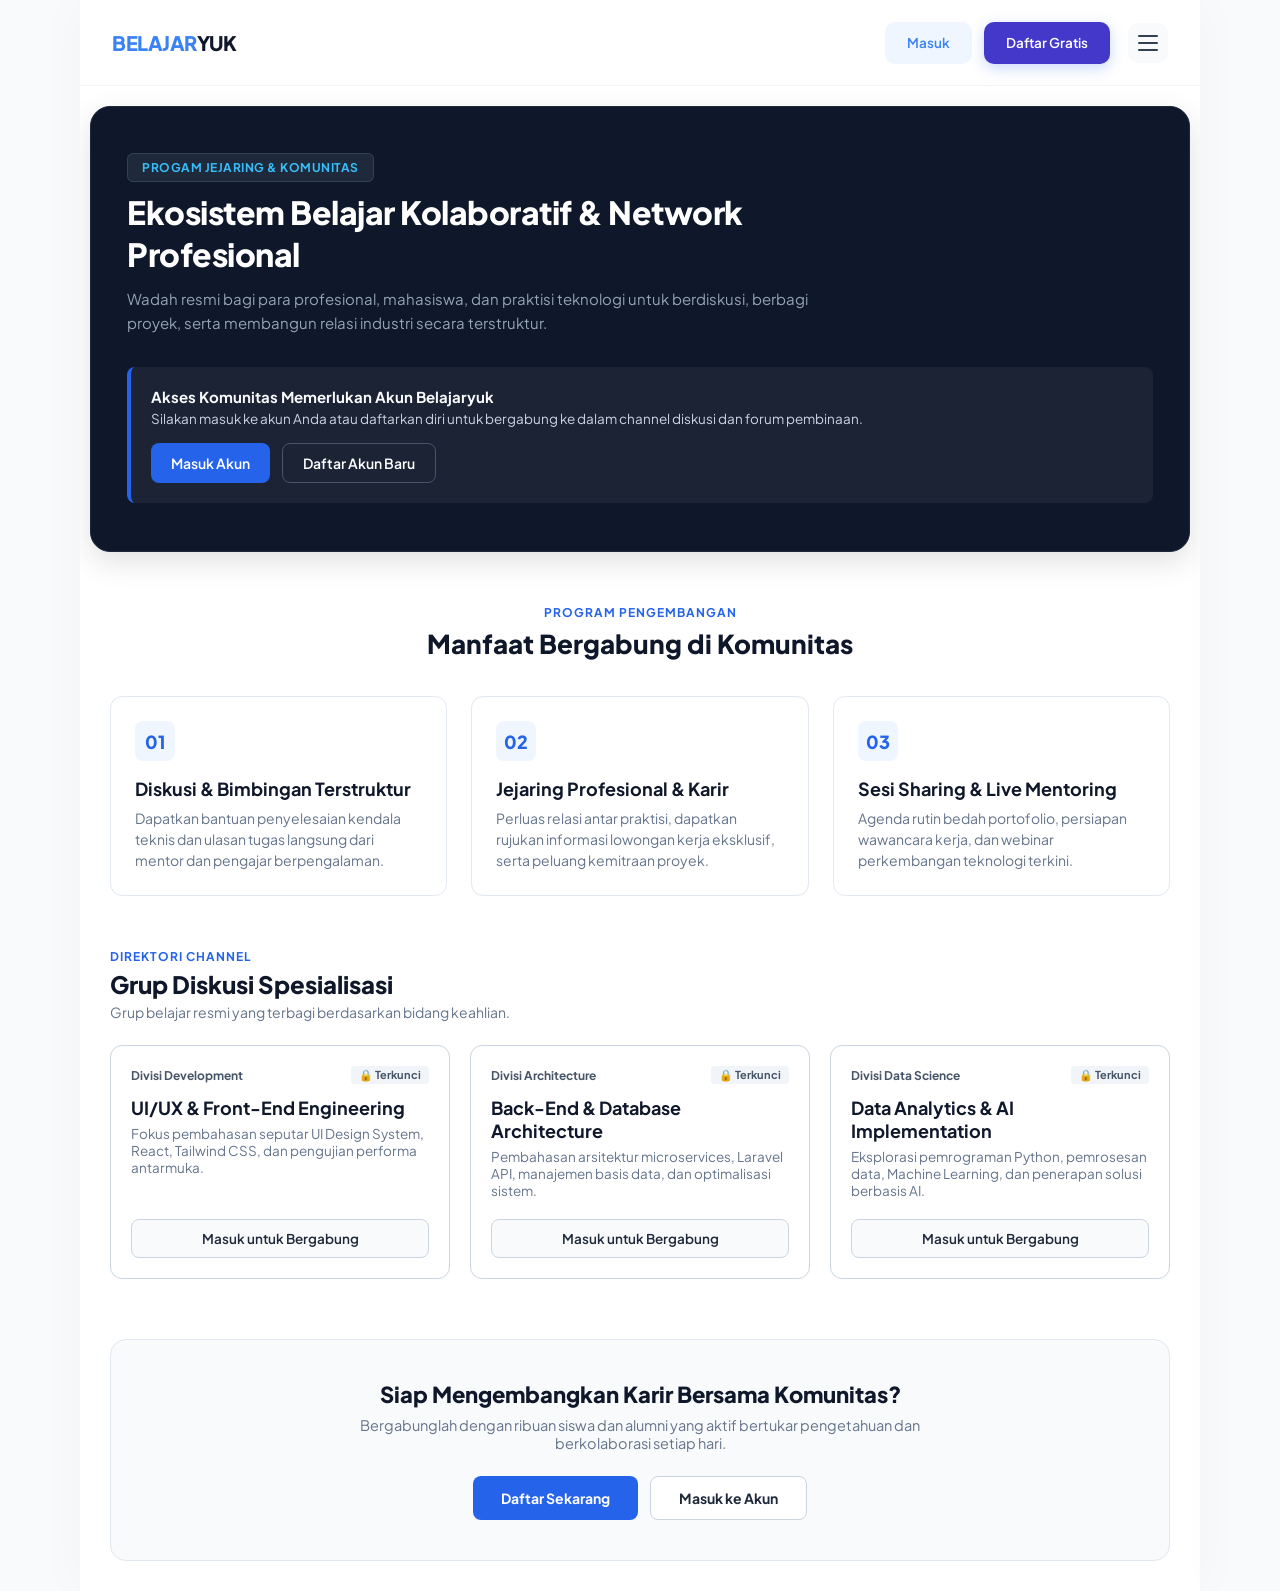
<file: pages/komunitas.html>
<!DOCTYPE html>
<html lang="id">

<head>
    <meta charset="UTF-8">
    <meta name="viewport" content="width=device-width, initial-scale=1.0">
    <title>Komunitas & Jejaring Profesional — Belajaryuk</title>

    <!-- GOOGLE FONTS -->
    <link rel="preconnect" href="https://fonts.googleapis.com">
    <link rel="preconnect" href="https://fonts.gstatic.com" crossorigin>
    <link href="https://fonts.googleapis.com/css2?family=Plus+Jakarta+Sans:wght@400;500;600;700;800&display=swap"
        rel="stylesheet">

    <!-- CSS -->
    <link rel="stylesheet" href="../css/style.css">
</head>

<body>

    <div class="page-wrapper">

        <!-- NAVBAR -->
        <header class="navbar">
            <div class="navbar-container">
                <a href="index.html" class="logo">
                    <span class="logo-accent">BELAJAR</span>YUK
                </a>

                <div class="nav-actions">
                    <a href="../proses/masuk.php" class="btn-login">Masuk</a>
                    <a href="../proses/daftar.php" class="btn-register" style="background:#4338ca;">Daftar Gratis</a>

                    <button class="hamburger" id="hamburgerBtn" onclick="toggleSidebar()" aria-label="Menu Navigasi">
                        <span></span>
                        <span></span>
                        <span></span>
                    </button>
                </div>
            </div>
        </header>

        <!-- OVERLAY -->
        <div class="overlay" id="overlay" onclick="toggleSidebar()"></div>

        <!-- SIDEBAR -->
        <aside class="sidebar" id="sidebar">
            <div class="sidebar-head">
                <span class="sidebar-tag">NAVIGASI</span>
                <h3>Menu Utama</h3>
            </div>

            <nav class="sidebar-nav">
                <a href="index.html">
                    <span>Beranda</span>
                </a>
                <a href="elearning.html">
                    <span>E-Learning</span>
                </a>
                <a href="langganan.html">
                    <span>Langganan & Promo</span>
                </a>
                <a href="komunitas.html" class="active">
                    <span>Grup Komunitas</span>
                </a>
                <a href="bootcamp.html">
                    <span>Bootcamp</span>
                </a>
            </nav>
        </aside>

        <!-- MAIN KONTEN KOMUNITAS FORMAL (GUEST MODE) -->
        <main class="main-content">

            <!-- HERO BANNER FORMAL -->
            <section
                style="background: #0f172a; color: #ffffff; border-radius: 20px; padding: 48px 36px; margin: 20px auto; max-width: 1100px; border: 1px solid #1e293b; box-shadow: 0 10px 30px rgba(0,0,0,0.12);">
                <div style="max-width: 720px;">
                    <span
                        style="background: #1e293b; color: #38bdf8; font-size: 12px; font-weight: 700; padding: 6px 14px; border-radius: 6px; border: 1px solid #334155; letter-spacing: 0.5px;">PROGAM
                        JEJARING & KOMUNITAS</span>
                    <h1
                        style="font-size: 32px; font-weight: 800; margin-top: 16px; line-height: 1.3; letter-spacing: -0.5px;">
                        Ekosistem Belajar Kolaboratif & Network Profesional</h1>
                    <p style="color: #94a3b8; font-size: 15px; margin-top: 12px; line-height: 1.6;">Wadah resmi bagi
                        para profesional, mahasiswa, dan praktisi teknologi untuk berdiskusi, berbagi proyek, serta
                        membangun relasi industri secara terstruktur.</p>
                </div>

                <!-- FORMAL ALERT BANNER FOR GUEST -->
                <div
                    style="margin-top: 32px; background: rgba(255,255,255,0.05); border-left: 4px solid #2563eb; padding: 20px; border-radius: 8px; display: flex; flex-wrap: wrap; justify-content: space-between; align-items: center; gap: 16px;">
                    <div>
                        <h4 style="font-size: 15px; color: #f8fafc; font-weight: 700;">Akses Komunitas Memerlukan Akun
                            Belajaryuk</h4>
                        <p style="color: #cbd5e1; font-size: 13.5px; margin-top: 4px;">Silakan masuk ke akun Anda atau
                            daftarkan diri untuk bergabung ke dalam channel diskusi dan forum pembinaan.</p>
                    </div>
                    <div style="display: flex; gap: 12px;">
                        <button onclick="openModal('Masuk ke Akun')"
                            style="background: #2563eb; color: #fff; border: none; padding: 10px 20px; border-radius: 8px; font-weight: 600; font-size: 14px; cursor: pointer;">Masuk
                            Akun</button>
                        <button onclick="openModal('Daftar Akun Gratis')"
                            style="background: transparent; color: #fff; border: 1px solid #475569; padding: 10px 20px; border-radius: 8px; font-weight: 600; font-size: 14px; cursor: pointer;">Daftar
                            Akun Baru</button>
                    </div>
                </div>
            </section>


            <!-- SECTION 1: MANFAAT KOMUNITAS / PROGRAM PEMBINAAN -->
            <section style="max-width: 1100px; margin: 48px auto 20px; padding: 0 20px;">
                <div style="text-align: center; margin-bottom: 36px;">
                    <span
                        style="color: #2563eb; font-weight: 700; font-size: 12px; letter-spacing: 1px; text-transform: uppercase;">PROGRAM
                        PENGEMBANGAN</span>
                    <h2 style="font-size: 26px; color: #0f172a; margin-top: 6px; font-weight: 800;">Manfaat Bergabung di
                        Komunitas</h2>
                </div>

                <div style="display: grid; grid-template-columns: repeat(auto-fit, minmax(300px, 1fr)); gap: 24px;">

                    <div style="background: #ffffff; border: 1px solid #e2e8f0; border-radius: 12px; padding: 24px;">
                        <div
                            style="width: 40px; height: 40px; background: #eff6ff; color: #2563eb; border-radius: 8px; display: flex; align-items: center; justify-content: center; font-weight: 800; font-size: 18px; margin-bottom: 16px;">
                            01</div>
                        <h3 style="font-size: 18px; color: #0f172a; font-weight: 700;">Diskusi & Bimbingan Terstruktur
                        </h3>
                        <p style="color: #64748b; font-size: 14px; margin-top: 8px; line-height: 1.5;">Dapatkan bantuan
                            penyelesaian kendala teknis dan ulasan tugas langsung dari mentor dan pengajar
                            berpengalaman.</p>
                    </div>

                    <div style="background: #ffffff; border: 1px solid #e2e8f0; border-radius: 12px; padding: 24px;">
                        <div
                            style="width: 40px; height: 40px; background: #eff6ff; color: #2563eb; border-radius: 8px; display: flex; align-items: center; justify-content: center; font-weight: 800; font-size: 18px; margin-bottom: 16px;">
                            02</div>
                        <h3 style="font-size: 18px; color: #0f172a; font-weight: 700;">Jejaring Profesional & Karir</h3>
                        <p style="color: #64748b; font-size: 14px; margin-top: 8px; line-height: 1.5;">Perluas relasi
                            antar praktisi, dapatkan rujukan informasi lowongan kerja eksklusif, serta peluang kemitraan
                            proyek.</p>
                    </div>

                    <div style="background: #ffffff; border: 1px solid #e2e8f0; border-radius: 12px; padding: 24px;">
                        <div
                            style="width: 40px; height: 40px; background: #eff6ff; color: #2563eb; border-radius: 8px; display: flex; align-items: center; justify-content: center; font-weight: 800; font-size: 18px; margin-bottom: 16px;">
                            03</div>
                        <h3 style="font-size: 18px; color: #0f172a; font-weight: 700;">Sesi Sharing & Live Mentoring
                        </h3>
                        <p style="color: #64748b; font-size: 14px; margin-top: 8px; line-height: 1.5;">Agenda rutin
                            bedah portofolio, persiapan wawancara kerja, dan webinar perkembangan teknologi terkini.</p>
                    </div>

                </div>
            </section>


            <!-- SECTION 2: DIREKTORI GRUP PEMINATAN (LOCKED VIEW) -->
            <section style="max-width: 1100px; margin: 48px auto; padding: 0 20px;">
                <div style="margin-bottom: 24px;">
                    <span
                        style="color: #2563eb; font-weight: 700; font-size: 12px; letter-spacing: 1px; text-transform: uppercase;">DIREKTORI
                        CHANNEL</span>
                    <h2 style="font-size: 24px; color: #0f172a; margin-top: 4px; font-weight: 800;">Grup Diskusi
                        Spesialisasi</h2>
                    <p style="color: #64748b; font-size: 14px; margin-top: 4px;">Grup belajar resmi yang terbagi
                        berdasarkan bidang keahlian.</p>
                </div>

                <div style="display: grid; grid-template-columns: repeat(auto-fit, minmax(320px, 1fr)); gap: 20px;">

                    <!-- GRUP 1 -->
                    <div
                        style="background: #ffffff; border: 1px solid #cbd5e1; border-radius: 12px; padding: 20px; display: flex; flex-direction: column; justify-content: space-between;">
                        <div>
                            <div
                                style="display: flex; justify-content: space-between; align-items: center; margin-bottom: 12px;">
                                <span style="font-size: 12px; color: #475569; font-weight: 700;">Divisi
                                    Development</span>
                                <span
                                    style="background: #f1f5f9; color: #475569; font-size: 11px; font-weight: 700; padding: 2px 8px; border-radius: 4px;">🔒
                                    Terkunci</span>
                            </div>
                            <h3 style="font-size: 18px; color: #0f172a; font-weight: 700;">UI/UX & Front-End Engineering
                            </h3>
                            <p style="color: #64748b; font-size: 13.5px; margin-top: 6px;">Fokus pembahasan seputar UI
                                Design System, React, Tailwind CSS, dan pengujian performa antarmuka.</p>
                        </div>
                        <button onclick="openModal('Masuk ke Akun')"
                            style="margin-top: 20px; border-radius: 8px; padding: 10px; background: #f8fafc; border: 1px solid #cbd5e1; color: #1e293b; font-weight: 600; font-size: 13.5px; cursor: pointer;">Masuk
                            untuk Bergabung</button>
                    </div>

                    <!-- GRUP 2 -->
                    <div
                        style="background: #ffffff; border: 1px solid #cbd5e1; border-radius: 12px; padding: 20px; display: flex; flex-direction: column; justify-content: space-between;">
                        <div>
                            <div
                                style="display: flex; justify-content: space-between; align-items: center; margin-bottom: 12px;">
                                <span style="font-size: 12px; color: #475569; font-weight: 700;">Divisi
                                    Architecture</span>
                                <span
                                    style="background: #f1f5f9; color: #475569; font-size: 11px; font-weight: 700; padding: 2px 8px; border-radius: 4px;">🔒
                                    Terkunci</span>
                            </div>
                            <h3 style="font-size: 18px; color: #0f172a; font-weight: 700;">Back-End & Database
                                Architecture</h3>
                            <p style="color: #64748b; font-size: 13.5px; margin-top: 6px;">Pembahasan arsitektur
                                microservices, Laravel API, manajemen basis data, dan optimalisasi sistem.</p>
                        </div>
                        <button onclick="openModal('Masuk ke Akun')"
                            style="margin-top: 20px; border-radius: 8px; padding: 10px; background: #f8fafc; border: 1px solid #cbd5e1; color: #1e293b; font-weight: 600; font-size: 13.5px; cursor: pointer;">Masuk
                            untuk Bergabung</button>
                    </div>

                    <!-- GRUP 3 -->
                    <div
                        style="background: #ffffff; border: 1px solid #cbd5e1; border-radius: 12px; padding: 20px; display: flex; flex-direction: column; justify-content: space-between;">
                        <div>
                            <div
                                style="display: flex; justify-content: space-between; align-items: center; margin-bottom: 12px;">
                                <span style="font-size: 12px; color: #475569; font-weight: 700;">Divisi Data
                                    Science</span>
                                <span
                                    style="background: #f1f5f9; color: #475569; font-size: 11px; font-weight: 700; padding: 2px 8px; border-radius: 4px;">🔒
                                    Terkunci</span>
                            </div>
                            <h3 style="font-size: 18px; color: #0f172a; font-weight: 700;">Data Analytics & AI
                                Implementation</h3>
                            <p style="color: #64748b; font-size: 13.5px; margin-top: 6px;">Eksplorasi pemrograman
                                Python, pemrosesan data, Machine Learning, dan penerapan solusi berbasis AI.</p>
                        </div>
                        <button onclick="openModal('Masuk ke Akun')"
                            style="margin-top: 20px; border-radius: 8px; padding: 10px; background: #f8fafc; border: 1px solid #cbd5e1; color: #1e293b; font-weight: 600; font-size: 13.5px; cursor: pointer;">Masuk
                            untuk Bergabung</button>
                    </div>

                </div>
            </section>


            <!-- SECTION 3: CALL TO ACTION REGISTRASI -->
            <section style="max-width: 1100px; margin: 60px auto 30px; padding: 0 20px;">
                <div
                    style="background: #f8fafc; border: 1px solid #e2e8f0; border-radius: 16px; padding: 40px 24px; text-align: center;">
                    <h2 style="font-size: 22px; color: #0f172a; font-weight: 800;">Siap Mengembangkan Karir Bersama
                        Komunitas?</h2>
                    <p
                        style="color: #64748b; font-size: 14.5px; margin-top: 8px; max-width: 600px; margin-left: auto; margin-right: auto;">
                        Bergabunglah dengan ribuan siswa dan alumni yang aktif bertukar pengetahuan dan berkolaborasi
                        setiap hari.</p>

                    <div style="margin-top: 24px; display: flex; justify-content: center; gap: 12px; flex-wrap: wrap;">
                        <button onclick="openModal('Daftar Akun Gratis')"
                            style="background: #2563eb; color: #ffffff; border: none; padding: 12px 28px; border-radius: 8px; font-weight: 700; font-size: 14px; cursor: pointer;">Daftar
                            Sekarang</button>
                        <button onclick="openModal('Masuk ke Akun')"
                            style="background: #ffffff; color: #1e293b; border: 1px solid #cbd5e1; padding: 12px 28px; border-radius: 8px; font-weight: 700; font-size: 14px; cursor: pointer;">Masuk
                            ke Akun</button>
                    </div>
                </div>
            </section>

        </main>

    </div>

    <!-- MODAL -->
    <div class="modal" id="modal">
        <div class="modal-box">
            <button class="modal-close" onclick="closeModal()">×</button>
            <h2 id="modalTitle">Akses Terbatas</h2>
            <p>Silakan masuk atau daftarkan akun baru untuk mengakses seluruh fitur komunitas.</p>
            <button class="modal-action" onclick="closeModal()">Mengerti</button>
        </div>
    </div>

    <!-- UTILITY SCRIPT -->
    <script src="../js/script.js"></script>
</body>

</html>
</file>
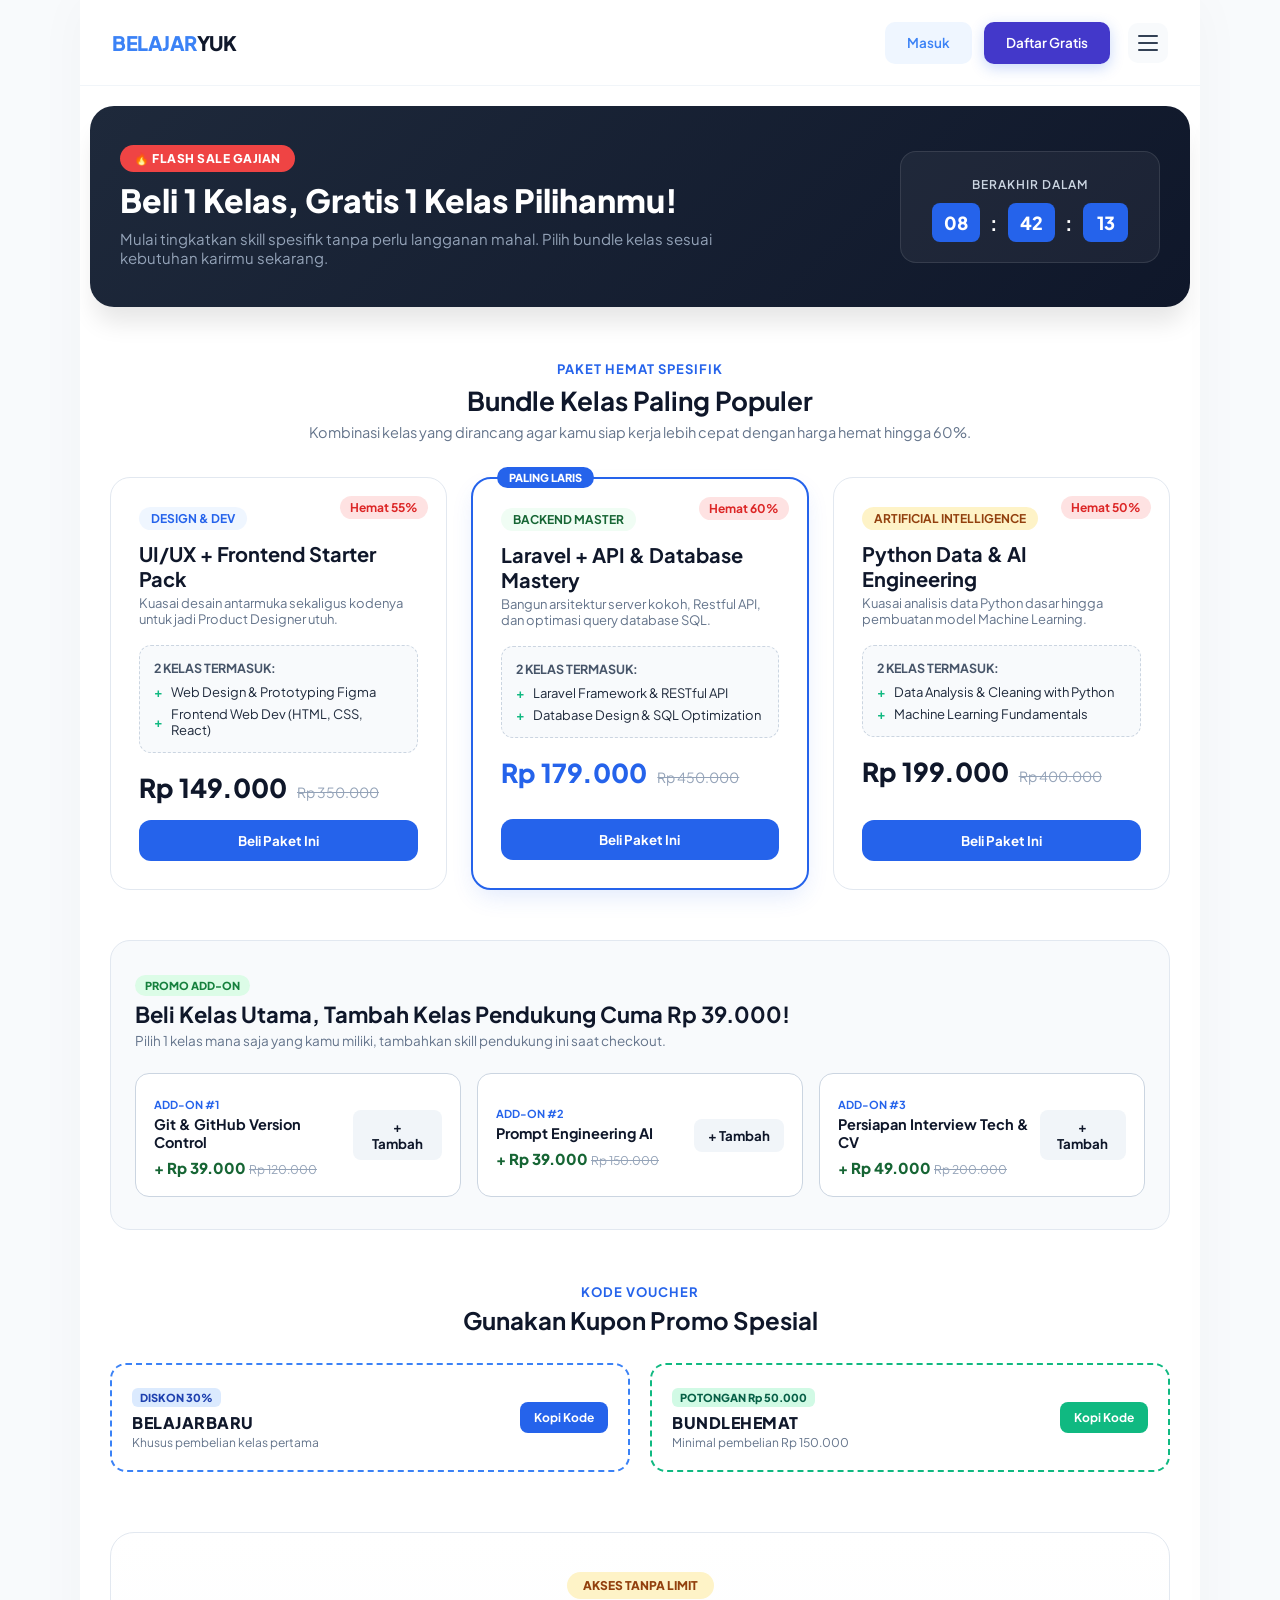
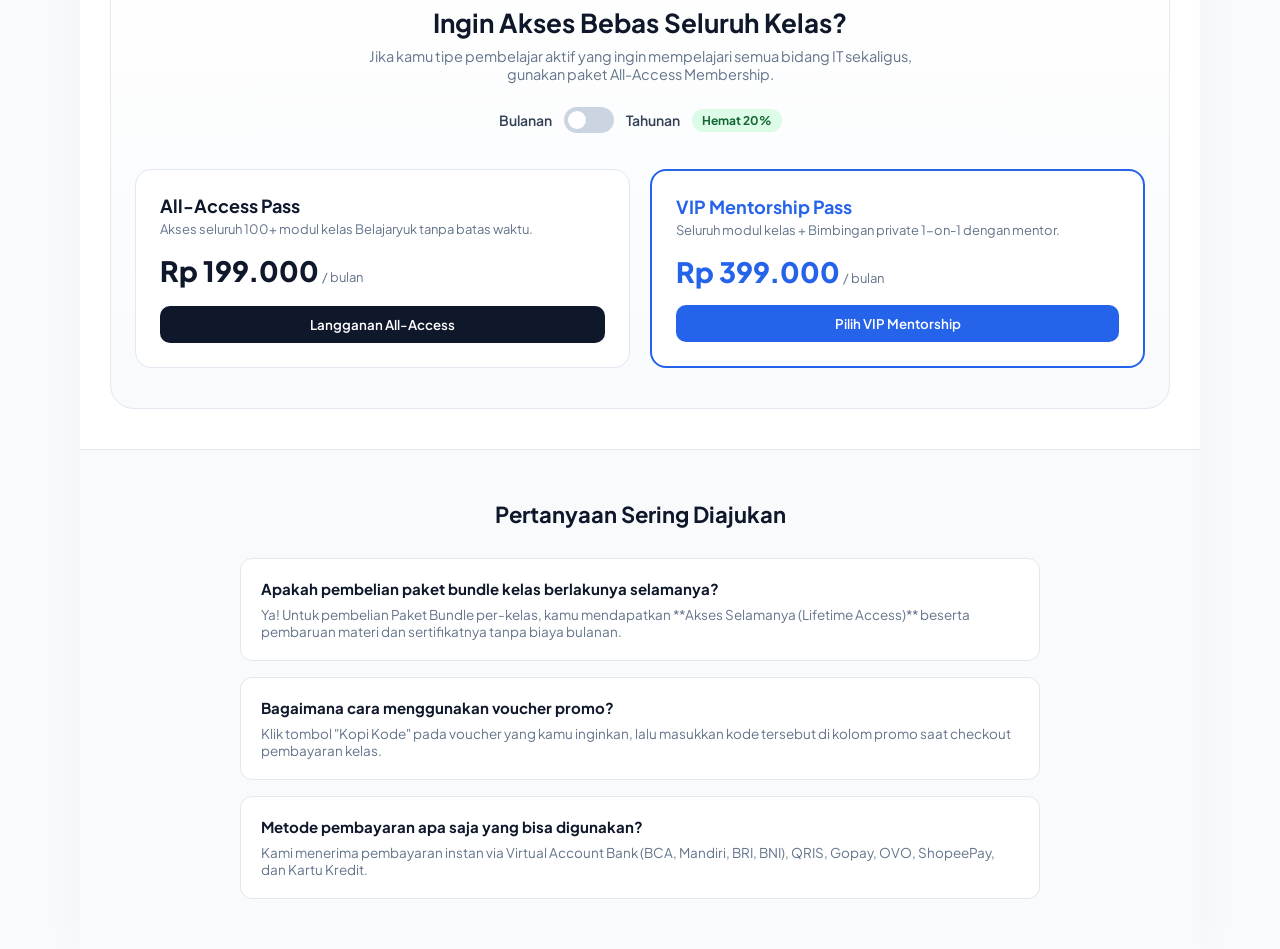
<file: pages/langganan.html>
<!DOCTYPE html>
<html lang="id">

<head>
    <meta charset="UTF-8">
    <meta name="viewport" content="width=device-width, initial-scale=1.0">
    <title>Promo & Paket Bundle Kelas — Belajaryuk</title>

    <!-- GOOGLE FONTS -->
    <link rel="preconnect" href="https://fonts.googleapis.com">
    <link rel="preconnect" href="https://fonts.gstatic.com" crossorigin>
    <link href="https://fonts.googleapis.com/css2?family=Plus+Jakarta+Sans:wght@400;500;600;700;800&display=swap"
        rel="stylesheet">

    <!-- CSS -->
    <link rel="stylesheet" href="../css/style.css">
</head>

<body>

    <div class="page-wrapper">

        <!-- NAVBAR -->
        <header class="navbar">
            <div class="navbar-container">
                <a href="index.html" class="logo">
                    <span class="logo-accent">BELAJAR</span>YUK
                </a>

                <div class="nav-actions">
                    <a href="../proses/masuk.php" class="btn-login">Masuk</a>
                    <a href="../proses/daftar.php" class="btn-register" style="background:#4338ca;">Daftar Gratis</a>

                    <button class="hamburger" id="hamburgerBtn" onclick="toggleSidebar()" aria-label="Menu Navigasi">
                        <span></span>
                        <span></span>
                        <span></span>
                    </button>
                </div>
            </div>
        </header>

        <!-- OVERLAY -->
        <div class="overlay" id="overlay" onclick="toggleSidebar()"></div>

        <!-- SIDEBAR -->
        <aside class="sidebar" id="sidebar">
            <div class="sidebar-head">
                <span class="sidebar-tag">NAVIGASI</span>
                <h3>Menu Utama</h3>
            </div>

            <nav class="sidebar-nav">
                <a href="index.html">
                    <span>Beranda</span>
                </a>
                <a href="elearning.html">
                    <span>E-Learning</span>
                </a>
                <a href="langganan.html" class="active">
                    <span>Langganan & Promo</span>
                </a>
                <a href="komunitas.html">
                    <span>Grup Komunitas</span>
                </a>
                <a href="bootcamp.html">
                    <span>Bootcamp</span>
                </a>
            </nav>
        </aside>

        <!-- MAIN KONTEN LANGGANAN & PROMO -->
        <main class="main-content">

            <!-- HERO BANNER PROMO -->
            <section
                style="background: linear-gradient(135deg, #1e293b 0%, #0f172a 100%); color: #ffffff; border-radius: 24px; padding: 40px 30px; margin: 20px auto; max-width: 1100px; display: flex; flex-wrap: wrap; justify-content: space-between; align-items: center; gap: 20px; box-shadow: 0 20px 25px -5px rgba(0, 0, 0, 0.1);">
                <div style="max-width: 600px;">
                    <span
                        style="background: #ef4444; color: #fff; font-size: 12px; font-weight: 800; padding: 6px 14px; border-radius: 20px; letter-spacing: 0.5px; text-transform: uppercase;">🔥
                        FLASH SALE GAJIAN</span>
                    <h1 style="font-size: 32px; font-weight: 800; margin-top: 14px; line-height: 1.2;">Beli 1 Kelas,
                        Gratis 1 Kelas Pilihanmu!</h1>
                    <p style="color: #94a3b8; font-size: 15px; margin-top: 10px;">Mulai tingkatkan skill spesifik tanpa
                        perlu langganan mahal. Pilih bundle kelas sesuai kebutuhan karirmu sekarang.</p>
                </div>

                <!-- COUNTDOWN TIMER -->
                <div
                    style="background: rgba(255, 255, 255, 0.05); border: 1px solid rgba(255, 255, 255, 0.1); padding: 20px; border-radius: 16px; text-align: center; min-width: 260px;">
                    <span
                        style="font-size: 12px; color: #cbd5e1; font-weight: 600; text-transform: uppercase; letter-spacing: 1px;">Berakhir
                        Dalam</span>
                    <div style="display: flex; gap: 10px; justify-content: center; margin-top: 10px;">
                        <div style="background: #2563eb; padding: 8px 12px; border-radius: 8px; font-size: 18px; font-weight: 800; min-width: 45px;"
                            id="hours">08</div>
                        <span style="font-size: 20px; font-weight: 700; align-self: center;">:</span>
                        <div style="background: #2563eb; padding: 8px 12px; border-radius: 8px; font-size: 18px; font-weight: 800; min-width: 45px;"
                            id="minutes">42</div>
                        <span style="font-size: 20px; font-weight: 700; align-self: center;">:</span>
                        <div style="background: #2563eb; padding: 8px 12px; border-radius: 8px; font-size: 18px; font-weight: 800; min-width: 45px;"
                            id="seconds">15</div>
                    </div>
                </div>
            </section>


            <!-- SECTION 1: PAKET BUNDLE HEMAT PER-KELAS -->
            <section style="max-width: 1100px; margin: 50px auto 20px; padding: 0 20px;">
                <div style="text-align: center; margin-bottom: 36px;">
                    <span style="color: #2563eb; font-weight: 700; font-size: 13px; letter-spacing: 1px;">PAKET HEMAT
                        SPESIFIK</span>
                    <h2 style="font-size: 26px; color: #0f172a; margin-top: 6px;">Bundle Kelas Paling Populer</h2>
                    <p style="color: #64748b; font-size: 14.5px; margin-top: 6px;">Kombinasi kelas yang dirancang agar
                        kamu siap kerja lebih cepat dengan harga hemat hingga 60%.</p>
                </div>

                <div style="display: grid; grid-template-columns: repeat(auto-fit, minmax(320px, 1fr)); gap: 24px;">

                    <!-- BUNDLE 1: FRONTEND + UI/UX -->
                    <div
                        style="background: #ffffff; border: 1px solid #e2e8f0; border-radius: 20px; padding: 28px; display: flex; flex-direction: column; justify-content: space-between; position: relative;">
                        <span
                            style="position: absolute; top: 18px; right: 18px; background: #fee2e2; color: #dc2626; font-size: 12px; font-weight: 700; padding: 4px 10px; border-radius: 20px;">Hemat
                            55%</span>
                        <div>
                            <span
                                style="background: #eff6ff; color: #2563eb; font-size: 12px; font-weight: 700; padding: 4px 12px; border-radius: 20px;">DESIGN
                                & DEV</span>
                            <h3 style="font-size: 20px; margin-top: 14px; color: #0f172a;">UI/UX + Frontend Starter Pack
                            </h3>
                            <p style="color: #64748b; font-size: 13px; margin-top: 4px;">Kuasai desain antarmuka
                                sekaligus kodenya untuk jadi Product Designer utuh.</p>

                            <div
                                style="background: #f8fafc; border: 1px dashed #cbd5e1; border-radius: 12px; padding: 14px; margin: 18px 0;">
                                <div style="font-size: 12.5px; font-weight: 700; color: #475569; margin-bottom: 8px;">2
                                    KELAS TERMASUK:</div>
                                <div
                                    style="font-size: 13px; color: #1e293b; display: flex; align-items: center; gap: 8px; margin-bottom: 6px;">
                                    <span style="color: #10b981; font-weight: bold;">+</span> Web Design & Prototyping
                                    Figma
                                </div>
                                <div
                                    style="font-size: 13px; color: #1e293b; display: flex; align-items: center; gap: 8px;">
                                    <span style="color: #10b981; font-weight: bold;">+</span> Frontend Web Dev (HTML,
                                    CSS, React)
                                </div>
                            </div>

                            <div style="display: flex; align-items: baseline; gap: 10px; margin-bottom: 16px;">
                                <span style="font-size: 26px; font-weight: 800; color: #0f172a;">Rp 149.000</span>
                                <span style="font-size: 14px; color: #94a3b8; text-decoration: line-through;">Rp
                                    350.000</span>
                            </div>
                        </div>

                        <button onclick="openModal('Bundle UI/UX + Frontend Starter')"
                            style="width: 100%; border-radius: 12px; padding: 12px; background: #2563eb; border: none; color: #fff; font-weight: 700; cursor: pointer;">Beli
                            Paket Ini</button>
                    </div>

                    <!-- BUNDLE 2: FULLSTACK BACKEND + DATABASE -->
                    <div
                        style="background: #ffffff; border: 2px solid #2563eb; border-radius: 20px; padding: 28px; display: flex; flex-direction: column; justify-content: space-between; position: relative; box-shadow: 0 10px 25px -5px rgba(37, 99, 235, 0.15);">
                        <span
                            style="position: absolute; top: -12px; left: 24px; background: #2563eb; color: #fff; font-size: 11px; font-weight: 800; padding: 4px 12px; border-radius: 20px; text-transform: uppercase;">PALING
                            LARIS</span>
                        <span
                            style="position: absolute; top: 18px; right: 18px; background: #fee2e2; color: #dc2626; font-size: 12px; font-weight: 700; padding: 4px 10px; border-radius: 20px;">Hemat
                            60%</span>

                        <div>
                            <span
                                style="background: #f0fdf4; color: #166534; font-size: 12px; font-weight: 700; padding: 4px 12px; border-radius: 20px;">BACKEND
                                MASTER</span>
                            <h3 style="font-size: 20px; margin-top: 14px; color: #0f172a;">Laravel + API & Database
                                Mastery</h3>
                            <p style="color: #64748b; font-size: 13px; margin-top: 4px;">Bangun arsitektur server kokoh,
                                Restful API, dan optimasi query database SQL.</p>

                            <div
                                style="background: #f8fafc; border: 1px dashed #cbd5e1; border-radius: 12px; padding: 14px; margin: 18px 0;">
                                <div style="font-size: 12.5px; font-weight: 700; color: #475569; margin-bottom: 8px;">2
                                    KELAS TERMASUK:</div>
                                <div
                                    style="font-size: 13px; color: #1e293b; display: flex; align-items: center; gap: 8px; margin-bottom: 6px;">
                                    <span style="color: #10b981; font-weight: bold;">+</span> Laravel Framework &
                                    RESTful API
                                </div>
                                <div
                                    style="font-size: 13px; color: #1e293b; display: flex; align-items: center; gap: 8px;">
                                    <span style="color: #10b981; font-weight: bold;">+</span> Database Design & SQL
                                    Optimization
                                </div>
                            </div>

                            <div style="display: flex; align-items: baseline; gap: 10px; margin-bottom: 16px;">
                                <span style="font-size: 26px; font-weight: 800; color: #2563eb;">Rp 179.000</span>
                                <span style="font-size: 14px; color: #94a3b8; text-decoration: line-through;">Rp
                                    450.000</span>
                            </div>
                        </div>

                        <button onclick="openModal('Bundle Laravel + Database Mastery')"
                            style="width: 100%; border-radius: 12px; padding: 12px; background: #2563eb; border: none; color: #fff; font-weight: 700; cursor: pointer;">Beli
                            Paket Ini</button>
                    </div>

                    <!-- BUNDLE 3: AI & DATA SCIENCE -->
                    <div
                        style="background: #ffffff; border: 1px solid #e2e8f0; border-radius: 20px; padding: 28px; display: flex; flex-direction: column; justify-content: space-between; position: relative;">
                        <span
                            style="position: absolute; top: 18px; right: 18px; background: #fee2e2; color: #dc2626; font-size: 12px; font-weight: 700; padding: 4px 10px; border-radius: 20px;">Hemat
                            50%</span>

                        <div>
                            <span
                                style="background: #fef3c7; color: #92400e; font-size: 12px; font-weight: 700; padding: 4px 12px; border-radius: 20px;">ARTIFICIAL
                                INTELLIGENCE</span>
                            <h3 style="font-size: 20px; margin-top: 14px; color: #0f172a;">Python Data & AI Engineering
                            </h3>
                            <p style="color: #64748b; font-size: 13px; margin-top: 4px;">Kuasai analisis data Python
                                dasar hingga pembuatan model Machine Learning.</p>

                            <div
                                style="background: #f8fafc; border: 1px dashed #cbd5e1; border-radius: 12px; padding: 14px; margin: 18px 0;">
                                <div style="font-size: 12.5px; font-weight: 700; color: #475569; margin-bottom: 8px;">2
                                    KELAS TERMASUK:</div>
                                <div
                                    style="font-size: 13px; color: #1e293b; display: flex; align-items: center; gap: 8px; margin-bottom: 6px;">
                                    <span style="color: #10b981; font-weight: bold;">+</span> Data Analysis & Cleaning
                                    with Python
                                </div>
                                <div
                                    style="font-size: 13px; color: #1e293b; display: flex; align-items: center; gap: 8px;">
                                    <span style="color: #10b981; font-weight: bold;">+</span> Machine Learning
                                    Fundamentals
                                </div>
                            </div>

                            <div style="display: flex; align-items: baseline; gap: 10px; margin-bottom: 16px;">
                                <span style="font-size: 26px; font-weight: 800; color: #0f172a;">Rp 199.000</span>
                                <span style="font-size: 14px; color: #94a3b8; text-decoration: line-through;">Rp
                                    400.000</span>
                            </div>
                        </div>

                        <button onclick="openModal('Bundle Python Data & AI')"
                            style="width: 100%; border-radius: 12px; padding: 12px; background: #2563eb; border: none; color: #fff; font-weight: 700; cursor: pointer;">Beli
                            Paket Ini</button>
                    </div>

                </div>
            </section>


            <!-- SECTION 2: PROMO TAMBAH KELAS (ADD-ON BUNDLE DEALS) -->
            <section style="max-width: 1100px; margin: 50px auto; padding: 0 20px;">
                <div style="background: #f8fafc; border: 1px solid #e2e8f0; border-radius: 20px; padding: 32px 24px;">
                    <div
                        style="display: flex; flex-wrap: wrap; align-items: center; justify-content: space-between; gap: 16px; margin-bottom: 24px;">
                        <div>
                            <span
                                style="background: #dcfce7; color: #15803d; font-size: 11px; font-weight: 800; padding: 4px 10px; border-radius: 12px;">PROMO
                                ADD-ON</span>
                            <h3 style="font-size: 22px; color: #0f172a; margin-top: 6px;">Beli Kelas Utama, Tambah Kelas
                                Pendukung Cuma Rp 39.000!</h3>
                            <p style="color: #64748b; font-size: 13.5px; margin-top: 4px;">Pilih 1 kelas mana saja yang
                                kamu miliki, tambahkan skill pendukung ini saat checkout.</p>
                        </div>
                    </div>

                    <div style="display: grid; grid-template-columns: repeat(auto-fit, minmax(280px, 1fr)); gap: 16px;">
                        <!-- ADDON 1 -->
                        <div
                            style="background: #ffffff; border: 1px solid #cbd5e1; border-radius: 14px; padding: 18px; display: flex; justify-content: space-between; align-items: center;">
                            <div>
                                <span style="font-size: 11px; color: #2563eb; font-weight: 700;">ADD-ON #1</span>
                                <h4 style="font-size: 14.5px; color: #0f172a; margin-top: 2px;">Git & GitHub Version
                                    Control</h4>
                                <div style="margin-top: 6px;">
                                    <span style="font-weight: 800; font-size: 15px; color: #166534;">+ Rp 39.000</span>
                                    <span style="font-size: 12px; color: #94a3b8; text-decoration: line-through;">Rp
                                        120.000</span>
                                </div>
                            </div>
                            <button onclick="openModal('Add-on Git & GitHub')"
                                style="background: #f1f5f9; border: none; padding: 8px 14px; border-radius: 8px; font-weight: 700; color: #0f172a; cursor: pointer;">+
                                Tambah</button>
                        </div>

                        <!-- ADDON 2 -->
                        <div
                            style="background: #ffffff; border: 1px solid #cbd5e1; border-radius: 14px; padding: 18px; display: flex; justify-content: space-between; align-items: center;">
                            <div>
                                <span style="font-size: 11px; color: #2563eb; font-weight: 700;">ADD-ON #2</span>
                                <h4 style="font-size: 14.5px; color: #0f172a; margin-top: 2px;">Prompt Engineering AI
                                </h4>
                                <div style="margin-top: 6px;">
                                    <span style="font-weight: 800; font-size: 15px; color: #166534;">+ Rp 39.000</span>
                                    <span style="font-size: 12px; color: #94a3b8; text-decoration: line-through;">Rp
                                        150.000</span>
                                </div>
                            </div>
                            <button onclick="openModal('Add-on Prompt Engineering AI')"
                                style="background: #f1f5f9; border: none; padding: 8px 14px; border-radius: 8px; font-weight: 700; color: #0f172a; cursor: pointer;">+
                                Tambah</button>
                        </div>

                        <!-- ADDON 3 -->
                        <div
                            style="background: #ffffff; border: 1px solid #cbd5e1; border-radius: 14px; padding: 18px; display: flex; justify-content: space-between; align-items: center;">
                            <div>
                                <span style="font-size: 11px; color: #2563eb; font-weight: 700;">ADD-ON #3</span>
                                <h4 style="font-size: 14.5px; color: #0f172a; margin-top: 2px;">Persiapan Interview Tech
                                    & CV</h4>
                                <div style="margin-top: 6px;">
                                    <span style="font-weight: 800; font-size: 15px; color: #166534;">+ Rp 49.000</span>
                                    <span style="font-size: 12px; color: #94a3b8; text-decoration: line-through;">Rp
                                        200.000</span>
                                </div>
                            </div>
                            <button onclick="openModal('Add-on Interview Tech')"
                                style="background: #f1f5f9; border: none; padding: 8px 14px; border-radius: 8px; font-weight: 700; color: #0f172a; cursor: pointer;">+
                                Tambah</button>
                        </div>
                    </div>
                </div>
            </section>


            <!-- SECTION 3: KUPON DISKON TAMBAHAN -->
            <section style="max-width: 1100px; margin: 50px auto; padding: 0 20px;">
                <div style="text-align: center; margin-bottom: 28px;">
                    <span style="color: #2563eb; font-weight: 700; font-size: 13px; letter-spacing: 1px;">KODE
                        VOUCHER</span>
                    <h2 style="font-size: 24px; color: #0f172a; margin-top: 4px;">Gunakan Kupon Promo Spesial</h2>
                </div>

                <div style="display: grid; grid-template-columns: repeat(auto-fit, minmax(300px, 1fr)); gap: 20px;">
                    <!-- VOUCHER 1 -->
                    <div
                        style="background: #fff; border: 2px dashed #3b82f6; border-radius: 16px; padding: 20px; display: flex; justify-content: space-between; align-items: center;">
                        <div>
                            <span
                                style="background: #dbeafe; color: #1e40af; font-size: 11px; font-weight: 800; padding: 3px 8px; border-radius: 6px;">DISKON
                                30%</span>
                            <h4
                                style="font-size: 16px; font-weight: 800; color: #0f172a; margin-top: 6px; letter-spacing: 0.5px;">
                                BELAJARBARU</h4>
                            <p style="font-size: 12px; color: #64748b; margin-top: 2px;">Khusus pembelian kelas pertama
                            </p>
                        </div>
                        <button onclick="copyCoupon('BELAJARBARU')"
                            style="background: #2563eb; color: #fff; border: none; padding: 8px 14px; border-radius: 8px; font-size: 12px; font-weight: 700; cursor: pointer;">Kopi
                            Kode</button>
                    </div>

                    <!-- VOUCHER 2 -->
                    <div
                        style="background: #fff; border: 2px dashed #10b981; border-radius: 16px; padding: 20px; display: flex; justify-content: space-between; align-items: center;">
                        <div>
                            <span
                                style="background: #d1fae5; color: #065f46; font-size: 11px; font-weight: 800; padding: 3px 8px; border-radius: 6px;">POTONGAN
                                Rp 50.000</span>
                            <h4
                                style="font-size: 16px; font-weight: 800; color: #0f172a; margin-top: 6px; letter-spacing: 0.5px;">
                                BUNDLEHEMAT</h4>
                            <p style="font-size: 12px; color: #64748b; margin-top: 2px;">Minimal pembelian Rp 150.000
                            </p>
                        </div>
                        <button onclick="copyCoupon('BUNDLEHEMAT')"
                            style="background: #10b981; color: #fff; border: none; padding: 8px 14px; border-radius: 8px; font-size: 12px; font-weight: 700; cursor: pointer;">Kopi
                            Kode</button>
                    </div>
                </div>
            </section>


            <!-- SECTION 4: OPSIONAL AKSES MEMBERSHIP UNLIMITED ALL-ACCESS -->
            <section style="max-width: 1100px; margin: 60px auto 30px; padding: 0 20px;">
                <div
                    style="background: linear-gradient(180deg, #ffffff 0%, #f8fafc 100%); border: 1px solid #e2e8f0; border-radius: 24px; padding: 40px 24px; text-align: center;">
                    <span
                        style="background: #fef3c7; color: #92400e; font-size: 12px; font-weight: 800; padding: 6px 16px; border-radius: 20px;">AKSES
                        TANPA LIMIT</span>
                    <h2 style="font-size: 26px; color: #0f172a; margin-top: 12px;">Ingin Akses Bebas Seluruh Kelas?</h2>
                    <p
                        style="color: #64748b; font-size: 14.5px; margin-top: 8px; max-width: 580px; margin-left: auto; margin-right: auto;">
                        Jika kamu tipe pembelajar aktif yang ingin mempelajari semua bidang IT sekaligus, gunakan paket
                        All-Access Membership.
                    </p>

                    <!-- TOGGLE BULANAN / TAHUNAN -->
                    <div
                        style="display: flex; align-items: center; justify-content: center; gap: 12px; margin-top: 24px;">
                        <span style="font-size: 14px; font-weight: 600; color: #334155;">Bulanan</span>
                        <label
                            style="position: relative; display: inline-block; width: 50px; height: 26px; cursor: pointer;">
                            <input type="checkbox" id="pricingToggle" onclick="togglePricing()"
                                style="opacity: 0; width: 0; height: 0;">
                            <span id="toggleTrack"
                                style="position: absolute; top: 0; left: 0; right: 0; bottom: 0; background-color: #cbd5e1; transition: .3s; border-radius: 34px;">
                                <span id="toggleKnob"
                                    style="position: absolute; height: 18px; width: 18px; left: 4px; bottom: 4px; background-color: white; transition: .3s; border-radius: 50%;"></span>
                            </span>
                        </label>
                        <span style="font-size: 14px; font-weight: 600; color: #334155;">Tahunan</span>
                        <span
                            style="background: #dcfce7; color: #166534; font-size: 12px; font-weight: 700; padding: 4px 10px; border-radius: 20px;">Hemat
                            20%</span>
                    </div>

                    <div
                        style="display: grid; grid-template-columns: repeat(auto-fit, minmax(280px, 1fr)); gap: 20px; margin-top: 36px; text-align: left;">
                        <!-- ALL ACCESS BASIC -->
                        <div
                            style="background: #ffffff; border: 1px solid #e2e8f0; border-radius: 16px; padding: 24px; display: flex; flex-direction: column; justify-content: space-between;">
                            <div>
                                <h3 style="font-size: 18px; color: #0f172a;">All-Access Pass</h3>
                                <p style="font-size: 13px; color: #64748b; margin-top: 4px;">Akses seluruh 100+ modul
                                    kelas Belajaryuk tanpa batas waktu.</p>
                                <div style="margin: 16px 0;">
                                    <span class="price-val"
                                        style="font-size: 28px; font-weight: 800; color: #0f172a;">Rp 199.000</span>
                                    <span class="price-period" style="font-size: 13px; color: #64748b;">/ bulan</span>
                                </div>
                            </div>
                            <button onclick="openModal('All-Access Pass')"
                                style="width: 100%; border-radius: 10px; padding: 10px; background: #0f172a; border: none; color: #fff; font-weight: 600; cursor: pointer;">Langganan
                                All-Access</button>
                        </div>

                        <!-- ALL ACCESS VIP -->
                        <div
                            style="background: #ffffff; border: 2px solid #2563eb; border-radius: 16px; padding: 24px; display: flex; flex-direction: column; justify-content: space-between;">
                            <div>
                                <h3 style="font-size: 18px; color: #2563eb;">VIP Mentorship Pass</h3>
                                <p style="font-size: 13px; color: #64748b; margin-top: 4px;">Seluruh modul kelas +
                                    Bimbingan private 1-on-1 dengan mentor.</p>
                                <div style="margin: 16px 0;">
                                    <span class="price-val"
                                        style="font-size: 28px; font-weight: 800; color: #2563eb;">Rp 399.000</span>
                                    <span class="price-period" style="font-size: 13px; color: #64748b;">/ bulan</span>
                                </div>
                            </div>
                            <button onclick="openModal('VIP Mentorship Pass')"
                                style="width: 100%; border-radius: 10px; padding: 10px; background: #2563eb; border: none; color: #fff; font-weight: 600; cursor: pointer;">Pilih
                                VIP Mentorship</button>
                        </div>
                    </div>
                </div>
            </section>


            <!-- FAQ SECTION -->
            <section style="background: #f8fafc; border-top: 1px solid #e2e8f0; padding: 50px 20px; margin-top: 40px;">
                <div style="max-width: 800px; margin: 0 auto;">
                    <h3 style="text-align: center; font-size: 22px; color: #0f172a; margin-bottom: 30px;">Pertanyaan
                        Sering Diajukan</h3>

                    <div style="display: flex; flex-direction: column; gap: 16px;">
                        <div
                            style="background: #ffffff; border: 1px solid #e2e8f0; border-radius: 12px; padding: 20px;">
                            <h4 style="font-size: 15px; color: #0f172a; margin-bottom: 8px;">Apakah pembelian paket
                                bundle kelas berlakunya selamanya?</h4>
                            <p style="font-size: 13.5px; color: #64748b; margin: 0;">Ya! Untuk pembelian Paket Bundle
                                per-kelas, kamu mendapatkan **Akses Selamanya (Lifetime Access)** beserta pembaruan
                                materi dan sertifikatnya tanpa biaya bulanan.</p>
                        </div>

                        <div
                            style="background: #ffffff; border: 1px solid #e2e8f0; border-radius: 12px; padding: 20px;">
                            <h4 style="font-size: 15px; color: #0f172a; margin-bottom: 8px;">Bagaimana cara menggunakan
                                voucher promo?</h4>
                            <p style="font-size: 13.5px; color: #64748b; margin: 0;">Klik tombol "Kopi Kode" pada
                                voucher yang kamu inginkan, lalu masukkan kode tersebut di kolom promo saat checkout
                                pembayaran kelas.</p>
                        </div>

                        <div
                            style="background: #ffffff; border: 1px solid #e2e8f0; border-radius: 12px; padding: 20px;">
                            <h4 style="font-size: 15px; color: #0f172a; margin-bottom: 8px;">Metode pembayaran apa saja
                                yang bisa digunakan?</h4>
                            <p style="font-size: 13.5px; color: #64748b; margin: 0;">Kami menerima pembayaran instan via
                                Virtual Account Bank (BCA, Mandiri, BRI, BNI), QRIS, Gopay, OVO, ShopeePay, dan Kartu
                                Kredit.</p>
                        </div>
                    </div>
                </div>
            </section>

        </main>

    </div>

    <!-- MODAL -->
    <div class="modal" id="modal">
        <div class="modal-box">
            <button class="modal-close" onclick="closeModal()">×</button>
            <h2 id="modalTitle">Konfirmasi Pembelian</h2>
            <p>Silakan isi informasi kamu untuk melanjutkan checkout paket pilihanmu.</p>
            <button class="modal-action" onclick="closeModal()">Tutup</button>
        </div>
    </div>

    <!-- SCRIPT TOGGLE HARGA & UTILITIES -->
    <script>
        // TOGGLE BULANAN / TAHUNAN MEMBERSHIP
        function togglePricing() {
            const isChecked = document.getElementById('pricingToggle').checked;
            const track = document.getElementById('toggleTrack');
            const knob = document.getElementById('toggleKnob');
            const prices = document.querySelectorAll('.price-val');
            const periods = document.querySelectorAll('.price-period');

            const monthlyPrices = ['Rp 199.000', 'Rp 399.000'];
            const yearlyPrices = ['Rp 1.890.000', 'Rp 3.790.000'];

            if (isChecked) {
                track.style.backgroundColor = '#2563eb';
                knob.style.transform = 'translateX(24px)';
            } else {
                track.style.backgroundColor = '#cbd5e1';
                knob.style.transform = 'translateX(0)';
            }

            prices.forEach((price, index) => {
                if (isChecked) {
                    price.textContent = yearlyPrices[index];
                    periods[index].textContent = ' / tahun';
                } else {
                    price.textContent = monthlyPrices[index];
                    periods[index].textContent = ' / bulan';
                }
            });
        }

        // COPY VOUCHER FUNCTION
        function copyCoupon(code) {
            navigator.clipboard.writeText(code);
            alert('Kode kupon "' + code + '" berhasil disalin!');
        }

        // SIMPLE COUNTDOWN TIMER
        let h = 8, m = 42, s = 15;
        setInterval(() => {
            s--;
            if (s < 0) { s = 59; m--; }
            if (m < 0) { m = 59; h--; }
            if (h < 0) { h = 24; }
            document.getElementById('hours').textContent = h < 10 ? '0' + h : h;
            document.getElementById('minutes').textContent = m < 10 ? '0' + m : m;
            document.getElementById('seconds').textContent = s < 10 ? '0' + s : s;
        }, 1000);
    </script>
    <script src="../js/script.js"></script>
</body>

</html>
</file>
<file: css/style.css>
/* ==================================================
   RESET & BASE STYLES
================================================== */
* {
    margin: 0;
    padding: 0;
    box-sizing: border-box;
}

html {
    scroll-behavior: smooth;
}

body {
    font-family: 'Plus Jakarta Sans', sans-serif;
    color: #1e293b;
    background-color: #f8fafc;
    overflow-x: hidden;
}

button {
    font-family: inherit;
    cursor: pointer;
}

a {
    text-decoration: none;
    color: inherit;
}

.btn-login,
.btn-register {
    display: inline-flex;
    align-items: center;
    justify-content: center;
    text-decoration: none; /* Menghilangkan garis bawah */
    line-height: 1;        /* Menjaga teks tetap rata tengah vertikal */
    box-sizing: border-box;
}
/* ==================================================
   PAGE WRAPPER (BOUND CONTAINER)
================================================== */
.page-wrapper {
    width: 92%;
    max-width: 1120px;
    margin: 0 auto;
    position: relative;
    background: #ffffff;
    box-shadow: 0 0 50px rgba(0, 0, 0, 0.03);
    overflow: hidden;
    min-height: 100vh;
}

/* ==================================================
   TRANSISI GESER KONTEN UTAMA
================================================== */
.main-content,
.footer {
    transition: transform 0.4s cubic-bezier(0.16, 1, 0.3, 1);
}



/* ==================================================
   NAVBAR
================================================== */
.navbar {
    width: 100%;
    background: rgba(255, 255, 255, 0.9);
    backdrop-filter: blur(10px);
    position: sticky;
    top: 0;
    z-index: 2100;
    border-bottom: 1px solid #f1f5f9;
}

.navbar-container {
    height: 85px;
    padding: 0 32px;
    display: flex;
    align-items: center;
    justify-content: space-between;
}

.logo {
    font-size: 20px;
    font-weight: 800;
    color: #0f172a;
    letter-spacing: -0.5px;
}

.logo-accent {
    color: #3b82f6;
}

.nav-actions {
    display: flex;
    align-items: center;
    gap: 12px;
}

.btn-login {
    height: 42px;
    padding: 0 22px;
    border-radius: 10px;
    font-size: 13.5px;
    font-weight: 600;
    color: #3b82f6;
    background: #eff6ff;
    border: none;
    transition: all 0.25s ease;
}

.btn-login:hover {
    background: #dbeafe;
}

.btn-register {
    height: 42px;
    padding: 0 22px;
    border-radius: 10px;
    font-size: 13.5px;
    font-weight: 600;
    color: #fff;
    background: linear-gradient(135deg, #3b82f6 0%, #2563eb 100%);
    border: none;
    box-shadow: 0 4px 14px rgba(37, 99, 235, 0.25);
    transition: all 0.25s ease;
}

.btn-register:hover {
    transform: translateY(-1px);
    box-shadow: 0 6px 20px rgba(37, 99, 235, 0.35);
}

/* HAMBURGER */
.hamburger {
    width: 40px;
    height: 40px;
    border: none;
    background: #f8fafc;
    border-radius: 10px;
    display: flex;
    flex-direction: column;
    justify-content: center;
    align-items: center;
    gap: 5px;
    margin-left: 6px;
    z-index: 2200;
    cursor: pointer;
    transition: background 0.2s ease;
}

.hamburger:hover {
    background: #f1f5f9;
}

.hamburger span {
    display: block;
    width: 20px;
    height: 2px;
    background: #334155;
    border-radius: 2px;
    transition: transform 0.35s cubic-bezier(0.16, 1, 0.3, 1), opacity 0.25s ease;
}

body.sidebar-open .hamburger span:nth-child(1) {
    transform: translateY(7px) rotate(45deg);
}

body.sidebar-open .hamburger span:nth-child(2) {
    opacity: 0;
    transform: translateX(-10px);
}

body.sidebar-open .hamburger span:nth-child(3) {
    transform: translateY(-7px) rotate(-45deg);
}

/* ==================================================
   SIDEBAR & OVERLAY (TERKUNCI DI DALAM WRAPPER)
================================================== */
.sidebar {
    position: absolute;
    top: 100px;
    right: -280px;
    width: 250px;
    height: calc(100% - 120px);
    background: #ffffff;
    border: 1px solid #f1f5f9;
    border-radius: 16px;
    padding: 24px 20px;
    z-index: 2000;
    box-shadow: -10px 20px 40px rgba(0, 0, 0, 0.05);
    transition: transform 0.4s cubic-bezier(0.16, 1, 0.3, 1);
}

.sidebar.open {
    transform: translateX(-295px);
}

.sidebar-head {
    margin-bottom: 24px;
    padding-bottom: 12px;
    border-bottom: 1px solid #f1f5f9;
}

.sidebar-tag {
    font-size: 11px;
    font-weight: 700;
    color: #94a3b8;
    letter-spacing: 0.5px;
}

.sidebar-head h3 {
    font-size: 16px;
    font-weight: 700;
    color: #0f172a;
    margin-top: 2px;
}

.sidebar-nav {
    display: flex;
    flex-direction: column;
    gap: 6px;
}

.sidebar-nav a {
    display: flex;
    align-items: center;
    gap: 12px;
    padding: 12px 14px;
    border-radius: 10px;
    color: #475569;
    font-size: 13.5px;
    font-weight: 600;
    transition: all 0.2s ease;
}

.sidebar-nav a:hover,
.sidebar-nav a.active {
    background: #eff6ff;
    color: #2563eb;
}

.nav-icon {
    font-size: 16px;
}

.overlay {
    position: absolute;
    inset: 0;
    background: rgba(15, 23, 42, 0.2);
    backdrop-filter: blur(2px);
    opacity: 0;
    visibility: hidden;
    z-index: 1900;
    transition: all 0.35s ease;
}

.overlay.show {
    opacity: 1;
    visibility: visible;
}

/* ==================================================
   HERO SECTION (CAROUSEL)
================================================== */
.hero {
    padding: 24px 32px 40px;
}

.hero-slider {
    position: relative;
    width: 100%;
    height: 420px;
    border-radius: 20px;
    overflow: hidden;
}

.hero-slides {
    display: flex;
    width: 100%;
    height: 100%;
    transition: transform 0.6s cubic-bezier(0.25, 1, 0.5, 1);
}

.hero-slide {
    min-width: 100%;
    height: 100%;
    position: relative;
}

.hero-img {
    width: 100%;
    height: 100%;
    object-fit: cover;
}

.hero-overlay {
    position: absolute;
    inset: 0;
    background: linear-gradient(180deg, rgba(15, 23, 42, 0.15) 0%, rgba(15, 23, 42, 0.85) 100%);
    display: flex;
    flex-direction: column;
    justify-content: flex-end;
    padding: 40px;
    color: #fff;
}

.hero-badge {
    align-self: flex-start;
    background: rgba(255, 255, 255, 0.2);
    backdrop-filter: blur(8px);
    padding: 6px 14px;
    border-radius: 20px;
    font-size: 12px;
    font-weight: 600;
    margin-bottom: 12px;
}

.hero-overlay h1 {
    font-size: 28px;
    font-weight: 800;
    line-height: 1.3;
    max-width: 650px;
}

.hero-overlay p {
    font-size: 14px;
    color: #cbd5e1;
    margin-top: 8px;
    max-width: 580px;
    line-height: 1.6;
}

/* INDIKATOR DOTS */
.hero-dots {
    position: absolute;
    bottom: 20px;
    right: 30px;
    display: flex;
    gap: 8px;
    z-index: 10;
}

.dot {
    width: 10px;
    height: 10px;
    background: rgba(255, 255, 255, 0.4);
    border-radius: 20px;
    cursor: pointer;
    transition: all 0.3s ease;
}

.dot.active {
    width: 28px;
    background: #3b82f6;
}
/* ==================================================
   COMMON SECTION HEADER
================================================== */
.section-header {
    text-align: center;
    margin-bottom: 40px;
}

.sub-title {
    font-size: 12px;
    font-weight: 700;
    color: #2563eb;
    letter-spacing: 1px;
}

.section-header h2 {
    font-size: 22px;
    font-weight: 800;
    color: #0f172a;
    margin-top: 4px;
}

/* ==================================================
   BENEFITS SECTION
================================================== */
.benefits {
    padding: 60px 32px;
}

.benefit-grid {
    display: grid;
    grid-template-columns: repeat(3, 1fr);
    gap: 24px;
}

.benefit-card {
    background: #ffffff;
    border: 1px solid #f1f5f9;
    border-radius: 16px;
    padding: 32px 24px;
    text-align: center;
    transition: all 0.3s ease;
}

.benefit-card:hover {
    transform: translateY(-4px);
    box-shadow: 0 12px 30px rgba(0, 0, 0, 0.05);
}

.benefit-card.highlighted {
    border-color: #bfdbfe;
    background: #f8fafc;
}

.icon-box {
    width: 70px;
    height: 70px;
    margin: 0 auto 20px;
    display: flex;
    align-items: center;
    justify-content: center;
    background: #eff6ff;
    border-radius: 16px;
}

.icon-box img {
    width: 40px;
    height: 40px;
    object-fit: contain;
}

.benefit-card h3 {
    font-size: 15px;
    font-weight: 700;
    color: #0f172a;
}

.benefit-card p {
    font-size: 13px;
    color: #64748b;
    margin-top: 8px;
    line-height: 1.5;
}

/* ==================================================
   PROGRAM SECTION
================================================== */
.program {
    padding: 60px 32px 80px;
}

.program-row {
    display: grid;
    grid-template-columns: 40% 60%;
    align-items: center;
    gap: 32px;
    margin-top: 40px;
    background: #f8fafc;
    border-radius: 20px;
    padding: 32px;
}

.program-row.reverse {
    grid-template-columns: 60% 40%;
}

.program-image-wrapper {
    display: flex;
    justify-content: center;
}

.program-image-wrapper img {
    width: 180px;
    height: 180px;
    object-fit: contain;
}

.program-tag {
    display: inline-block;
    padding: 4px 12px;
    border-radius: 6px;
    background: #dbeafe;
    color: #1e40af;
    font-size: 11px;
    font-weight: 700;
    margin-bottom: 10px;
}

.program-tag.community-tag {
    background: #fce7f3;
    color: #9d174d;
}

.program-content h3 {
    font-size: 18px;
    font-weight: 800;
    color: #0f172a;
}

.program-content p {
    font-size: 13px;
    color: #64748b;
    margin-top: 6px;
    line-height: 1.6;
}

.program-list {
    list-style: none;
    margin-top: 16px;
}

.program-list li {
    position: relative;
    padding-left: 24px;
    margin-bottom: 8px;
    font-size: 13px;
    color: #334155;
    font-weight: 500;
}

.program-list li::before {
    content: "✓";
    position: absolute;
    left: 0;
    color: #2563eb;
    font-weight: bold;
}

/* ==================================================
   MENTORS SECTION
================================================== */
.mentors {
    padding: 60px 32px 80px;
    background: #f8fafc;
}

.mentor-grid {
    display: grid;
    grid-template-columns: repeat(3, 1fr);
    gap: 24px;
}

.mentor-card {
    background: #ffffff;
    border-radius: 16px;
    padding: 16px;
    border: 1px solid #f1f5f9;
    transition: all 0.3s ease;
}

.mentor-card:hover {
    transform: translateY(-4px);
    box-shadow: 0 12px 25px rgba(0, 0, 0, 0.05);
}

.mentor-img-wrapper {
    width: 100%;
    height: 200px;
    border-radius: 12px;
    overflow: hidden;
}

.mentor-img-wrapper img {
    width: 100%;
    height: 100%;
    object-fit: cover;
}

.mentor-info {
    margin-top: 16px;
}

.mentor-info h3 {
    font-size: 15px;
    font-weight: 700;
    color: #0f172a;
}

.mentor-role {
    font-size: 12px;
    color: #64748b;
    margin-top: 2px;
}

.btn-mentor {
    width: 100%;
    height: 38px;
    margin-top: 16px;
    border-radius: 8px;
    border: none;
    background: #2563eb;
    color: #fff;
    font-size: 12.5px;
    font-weight: 600;
    transition: background 0.2s ease;
}

.btn-mentor:hover {
    background: #1d4ed8;
}

/* ==================================================
   FOOTER
================================================== */
.footer {
    padding: 60px 32px 30px;
    background: #ffffff;
    border-top: 1px solid #f1f5f9;
}

.footer-top {
    display: flex;
    justify-content: space-between;
    gap: 40px;
}

.footer-brand h2 {
    font-size: 20px;
    font-weight: 800;
    color: #0f172a;
}

.footer-brand p {
    font-size: 13px;
    color: #64748b;
    margin-top: 8px;
    max-width: 320px;
    line-height: 1.6;
}

.footer-grid {
    display: flex;
    gap: 60px;
}

.footer-col h4 {
    font-size: 13px;
    font-weight: 700;
    color: #0f172a;
    margin-bottom: 12px;
}

.footer-col p,
.footer-col a {
    display: block;
    font-size: 12.5px;
    color: #64748b;
    line-height: 1.8;
}

.footer-col a:hover {
    color: #2563eb;
}

.contact-num {
    color: #2563eb;
    font-weight: 600;
}

.footer-bottom {
    margin-top: 40px;
    padding-top: 20px;
    border-top: 1px solid #f1f5f9;
    text-align: center;
    font-size: 12px;
    color: #94a3b8;
}

/* ==================================================
   MODAL
================================================== */
.modal {
    position: fixed;
    inset: 0;
    background: rgba(15, 23, 42, 0.4);
    backdrop-filter: blur(4px);
    display: none;
    align-items: center;
    justify-content: center;
    z-index: 3000;
}

.modal.show {
    display: flex;
}

.modal-box {
    width: 360px;
    background: #ffffff;
    border-radius: 20px;
    padding: 32px;
    position: relative;
    box-shadow: 0 25px 50px -12px rgba(0, 0, 0, 0.25);
}

.modal-box h2 {
    font-size: 18px;
    font-weight: 800;
    color: #0f172a;
}

.modal-box p {
    font-size: 13px;
    color: #64748b;
    margin-top: 8px;
    line-height: 1.5;
}

.modal-close {
    position: absolute;
    top: 16px;
    right: 20px;
    border: none;
    background: none;
    font-size: 24px;
    color: #94a3b8;
}

.modal-action {
    width: 100%;
    height: 42px;
    margin-top: 20px;
    background: #2563eb;
    color: #fff;
    border: none;
    border-radius: 10px;
    font-weight: 600;
    font-size: 13px;
}

/* ==================================================
   RESPONSIVE (TABLET & MOBILE)
================================================== */
@media (max-width: 868px) {
    .benefit-grid,
    .mentor-grid {
        grid-template-columns: 1fr;
    }

    .program-row,
    .program-row.reverse {
        grid-template-columns: 1fr;
        text-align: center;
    }

    .program-list li {
        text-align: left;
    }

    .footer-top {
        flex-direction: column;
    }

    .footer-grid {
        flex-direction: column;
        gap: 24px;
    }
}

/* ==================================================
   E-LEARNING PAGE STYLES
================================================== */

/* TITLE HEAD */
.elearning-title-section {
    text-align: center;
    padding: 32px 20px 12px;
}

.elearning-title-section h2 {
    font-size: 20px;
    font-weight: 800;
    color: #3b82f6;
    letter-spacing: 0.5px;
}

/* HERO BANNER E-LEARNING */
.elearning-hero {
    padding: 10px 32px 40px;
}

.hero-content-box {
    display: flex;
    align-items: center;
    gap: 32px;
    background: #ffffff;
    border: 1px solid #f1f5f9;
    padding: 24px;
    border-radius: 20px;
    box-shadow: 0 10px 25px -5px rgba(0, 0, 0, 0.03);
}

.hero-illustration {
    flex-shrink: 0;
    width: 240px;
    height: 150px;
    border-radius: 14px;
    overflow: hidden;
}

.hero-banner-img {
    width: 100%;
    height: 100%;
    object-fit: cover;
}

.hero-text h1 {
    font-size: 22px;
    font-weight: 800;
    color: #0f172a;
    line-height: 1.35;
}

.hero-text p {
    font-size: 13.5px;
    color: #64748b;
    margin-top: 10px;
    line-height: 1.6;
}

/* SEARCH & CATEGORY FILTER */
.learning-path-section {
    padding: 0 32px 30px;
}

.learning-path-section h3 {
    font-size: 18px;
    font-weight: 800;
    color: #0f172a;
    margin-bottom: 16px;
}

.search-box {
    display: flex;
    align-items: center;
    border: 1.5px solid #e2e8f0;
    border-radius: 30px;
    padding: 4px 6px 4px 20px;
    background: #ffffff;
    margin-bottom: 20px;
}

.search-box input {
    width: 100%;
    border: none;
    outline: none;
    font-size: 13.5px;
    font-family: inherit;
    color: #334155;
}

.btn-search {
    width: 42px;
    height: 38px;
    border: none;
    background: #f97316;
    color: #ffffff;
    border-radius: 20px;
    display: flex;
    align-items: center;
    justify-content: center;
    cursor: pointer;
    transition: background 0.2s ease;
}

.btn-search:hover {
    background: #ea580c;
}

/* CATEGORY PILLS */
.category-pills {
    display: flex;
    gap: 10px;
    flex-wrap: wrap;
}

.pill {
    padding: 8px 20px;
    border-radius: 20px;
    border: none;
    background: #f97316;
    color: #ffffff;
    font-size: 12.5px;
    font-weight: 600;
    cursor: pointer;
    transition: opacity 0.2s ease;
}

.pill:hover {
    opacity: 0.9;
}

/* COURSES GRID */
.courses-grid-section {
    padding: 0 32px 60px;
}

.courses-grid {
    display: grid;
    grid-template-columns: repeat(3, 1fr);
    gap: 24px;
}

.course-card {
    background: #ffffff;
    border-radius: 16px;
    padding: 16px;
    display: flex;
    flex-direction: column;
    border: 1px solid #f1f5f9;
    transition: transform 0.2s ease, box-shadow 0.2s ease;
}

.course-card:hover {
    transform: translateY(-4px);
    box-shadow: 0 12px 25px rgba(0, 0, 0, 0.05);
}

.course-thumb {
    height: 160px;
    border-radius: 12px;
    position: relative;
    overflow: hidden;
}

.course-thumb img {
    width: 100%;
    height: 100%;
    object-fit: cover;
}

.thumb-overlay {
    position: absolute;
    inset: 0;
    background: linear-gradient(180deg, rgba(15, 23, 42, 0.1) 0%, rgba(15, 23, 42, 0.85) 100%);
    display: flex;
    flex-direction: column;
    justify-content: flex-end;
    padding: 12px;
    color: #ffffff;
}

.thumb-overlay span {
    font-size: 10px;
    color: #cbd5e1;
    letter-spacing: 0.5px;
}

.thumb-overlay strong {
    font-size: 13px;
    font-weight: 700;
}

.course-body {
    margin-top: 14px;
    display: flex;
    flex-direction: column;
    flex-grow: 1;
}

.course-cat {
    display: inline-block;
    align-self: flex-start;
    background: #3b82f6;
    color: #ffffff;
    font-size: 10px;
    font-weight: 700;
    padding: 2px 10px;
    border-radius: 10px;
    margin-bottom: 6px;
}

.course-body h4 {
    font-size: 14px;
    font-weight: 800;
    color: #0f172a;
}

.course-date {
    font-size: 11px;
    color: #64748b;
    margin-top: 6px;
    border: 1px solid #e2e8f0;
    padding: 4px 8px;
    border-radius: 12px;
    display: inline-block;
    align-self: flex-start;
    background: #f8fafc;
}

.btn-detail {
    width: 100%;
    height: 38px;
    margin-top: 14px;
    background: #1e1b4b;
    color: #ffffff;
    border: none;
    border-radius: 8px;
    font-size: 12.5px;
    font-weight: 700;
    cursor: pointer;
    transition: background 0.2s ease;
}

.btn-detail:hover {
    background: #312e81;
}

/* PAGINATION */
.pagination {
    display: flex;
    justify-content: center;
    align-items: center;
    gap: 8px;
    margin-top: 40px;
}

.page-btn {
    width: 32px;
    height: 32px;
    border-radius: 50%;
    border: 1px solid #cbd5e1;
    background: #ffffff;
    color: #1e293b;
    font-size: 12px;
    font-weight: 600;
    display: flex;
    align-items: center;
    justify-content: center;
    cursor: pointer;
    transition: all 0.2s ease;
}

.page-btn.active {
    background: #1e1b4b;
    color: #ffffff;
    border-color: #1e1b4b;
}

.page-btn.page-nav {
    width: auto;
    padding: 0 14px;
    border-radius: 16px;
}

/* RESPONSIVE E-LEARNING */
@media (max-width: 868px) {
    .hero-content-box {
        flex-direction: column;
        text-align: center;
    }

    .hero-illustration {
        width: 100%;
        height: 180px;
    }

    .courses-grid {
        grid-template-columns: 1fr;
    }

    .elearning-hero,
    .learning-path-section,
    .courses-grid-section {
        padding-left: 20px;
        padding-right: 20px;
    }
}
</file>
